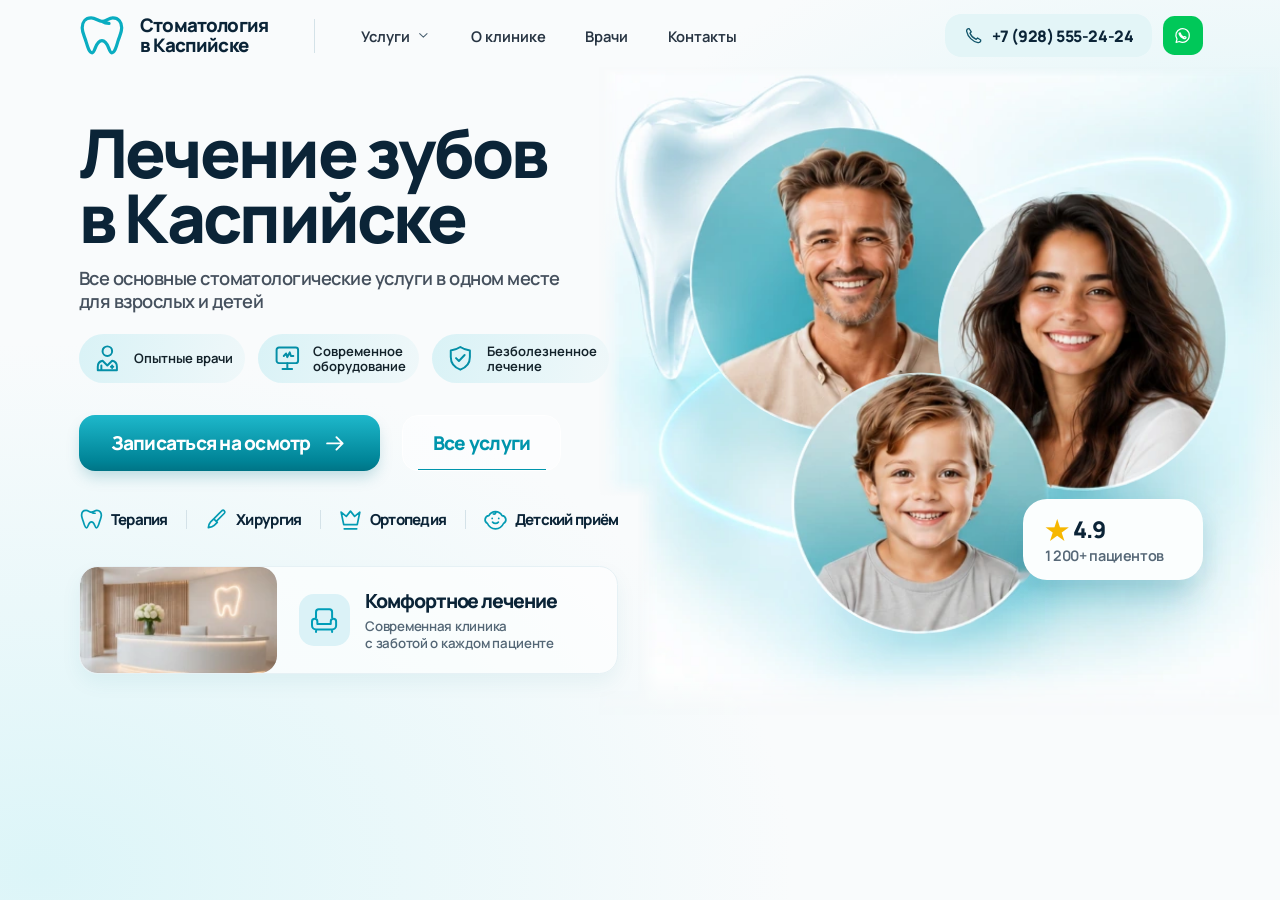
<file: public/index.html>
<!doctype html>
<html lang="ru">
<head>
  <meta charset="utf-8">
  <meta name="viewport" content="width=device-width, initial-scale=1">
  <meta name="description" content="Демонстрационная страница стоматологии в Каспийске.">
  <title>Стоматология в Каспийске</title>
  <link rel="stylesheet" href="styles.css">
  <script src="app.js" defer></script>
</head>
<body>
  <svg class="symbols" xmlns="http://www.w3.org/2000/svg" aria-hidden="true">
    <symbol id="tooth-icon" viewBox="0 0 24 24"><path d="M12 5c-1.7 0-3-1.7-5.2-1.7C4 3.3 2.5 5.4 2.5 8c0 2.3 1 3.9 1.8 6.5.8 2.7 1.5 5.6 3 5.6 1.5 0 1.5-5.8 4.7-5.8s3.2 5.8 4.7 5.8c1.5 0 2.2-2.9 3-5.6.8-2.6 1.8-4.2 1.8-6.5 0-2.6-1.5-4.7-4.3-4.7-2 0-3.1 1.6-5.2 1.7Zm0 0c1.1.7 2.1 1 3.4 1"/></symbol>
    <symbol id="down-icon" viewBox="0 0 24 24"><path d="m6 9 6 6 6-6"/></symbol>
    <symbol id="arrow-icon" viewBox="0 0 24 24"><path d="M4 12h15m-6-6 6 6-6 6"/></symbol>
    <symbol id="phone-icon" viewBox="0 0 24 24"><path d="M6.5 3.4 9 7.2 7.4 9c1.6 3.5 4.2 6.1 7.7 7.6l1.7-1.7 3.9 2.5c.3 2-1.4 3.6-3.4 3.2-6.7-1.3-12.6-7.3-14-14-.4-2 1.2-3.7 3.2-3.2Z"/></symbol>
    <symbol id="chat-icon" viewBox="0 0 24 24"><path d="M20.6 11.6a8.5 8.5 0 0 1-12.5 7.5l-4.2 1.1 1.2-4.1a8.5 8.5 0 1 1 15.5-4.5Z"/><path d="M9 8.2c.6 2.7 2 4.3 4.6 5.7l1.2-1.1 1.6.9c.1 1.3-1.3 2.1-2.5 1.7-3.1-1-5.1-3-6.1-5.9-.3-.8.2-1.5 1.2-1.3Z"/></symbol>
    <symbol id="doctor-icon" viewBox="0 0 24 24"><circle cx="12" cy="6" r="4"/><path d="M4 22v-3a5 5 0 0 1 4-5l4 4 4-4a5 5 0 0 1 4 5v3Zm3-1v-3m10 1h-2m1-1v2"/></symbol>
    <symbol id="monitor-icon" viewBox="0 0 24 24"><rect x="3" y="3" width="18" height="13" rx="2"/><path d="M8 21h8m-4-5v5m-3-11 2-2 1 3 2-4 1 3h2"/></symbol>
    <symbol id="shield-icon" viewBox="0 0 24 24"><path d="M12 2.5c2.7 1.8 5.2 2.5 8 3v5.4c0 5.1-3.2 8.8-8 10.6-4.8-1.8-8-5.5-8-10.6V5.5c2.8-.5 5.3-1.2 8-3Z"/><path d="m8.4 11.8 2.4 2.4 4.8-5"/></symbol>
    <symbol id="scalpel-icon" viewBox="0 0 24 24"><path d="m14.6 6.2 2.6-2.6a1.7 1.7 0 0 1 2.4 2.4l-7.8 7.8-2.4-2.4zM9.4 11.4l-3 3c-1.4 1.4-1.9 3.3-2.2 5.5 2.3-.3 4.2-.8 5.6-2.2l3-3"/></symbol>
    <symbol id="crown-icon" viewBox="0 0 24 24"><path d="m3 5 5 4 4-5 4 5 5-4-2.5 12h-13Zm3 16h12"/></symbol>
    <symbol id="child-icon" viewBox="0 0 24 24"><path d="M5.7 8.3a7 7 0 0 1 12.6 0 4 4 0 0 1 1.4 7.6 8.4 8.4 0 0 1-15.4 0 4 4 0 0 1 1.4-7.6ZM10 6.7c1.7.5 2.4-.7 2.5-2.1M9.2 14.6c1.5 1.6 4.1 1.6 5.6 0M8.8 11h.1m6.2 0h.1"/></symbol>
    <symbol id="chair-icon" viewBox="0 0 24 24"><path d="M6 10V6a2 2 0 0 1 2-2h8a2 2 0 0 1 2 2v4m-12 9v2m12-2v2M5 11a2 2 0 0 0-2 2v3a3 3 0 0 0 3 3h12a3 3 0 0 0 3-3v-3a2 2 0 1 0-4 0v2H7v-2a2 2 0 0 0-2-2Z"/></symbol>
  </svg>
  <div class="scene" id="start">
    <header class="topbar">
      <a class="brand" href="#start"><svg aria-hidden="true"><use href="#tooth-icon"/></svg><span>Стоматология<br>в Каспийске</span></a>
      <nav class="nav" aria-label="Основная навигация">
        <button type="button" data-panel="services">Услуги <svg aria-hidden="true"><use href="#down-icon"/></svg></button>
        <button type="button" data-panel="clinic">О клинике</button>
        <button type="button" data-panel="doctors">Врачи</button>
        <button type="button" data-panel="contacts">Контакты</button>
      </nav>
      <div class="contacts">
        <button class="phone" type="button" data-panel="contacts"><svg aria-hidden="true"><use href="#phone-icon"/></svg><span>+7 (928) 555-24-24</span></button>
        <button class="whatsapp" type="button" data-panel="contacts" aria-label="WhatsApp"><svg aria-hidden="true"><use href="#chat-icon"/></svg></button>
      </div>
    </header>
    <main>
      <section class="hero" aria-labelledby="hero-title">
        <div class="hero-copy">
          <h1 id="hero-title" class="enter">Лечение зубов<br>в Каспийске</h1>
          <p class="lead enter" style="--enter-order: 1">Все основные стоматологические услуги в одном месте для взрослых и детей</p>
          <ul class="features" aria-label="Преимущества клиники">
            <li class="enter" style="--enter-order: 2"><svg aria-hidden="true"><use href="#doctor-icon"/></svg><span>Опытные врачи</span></li>
            <li class="enter" style="--enter-order: 3"><svg aria-hidden="true"><use href="#monitor-icon"/></svg><span>Современное<br>оборудование</span></li>
            <li class="enter" style="--enter-order: 4"><svg aria-hidden="true"><use href="#shield-icon"/></svg><span>Безболезненное<br>лечение</span></li>
          </ul>
          <div class="actions">
            <button class="primary enter" style="--enter-order: 5" type="button" data-panel="booking">Записаться на осмотр <svg aria-hidden="true"><use href="#arrow-icon"/></svg></button>
            <button class="secondary enter" style="--enter-order: 6" type="button" data-panel="services">Все услуги</button>
          </div>
          <nav class="specialties" aria-label="Направления лечения">
            <button class="enter" style="--enter-order: 7" type="button" data-panel="therapy"><svg aria-hidden="true"><use href="#tooth-icon"/></svg>Терапия</button>
            <button class="enter" style="--enter-order: 8" type="button" data-panel="surgery"><svg aria-hidden="true"><use href="#scalpel-icon"/></svg>Хирургия</button>
            <button class="enter" style="--enter-order: 9" type="button" data-panel="orthopedics"><svg aria-hidden="true"><use href="#crown-icon"/></svg>Ортопедия</button>
            <button class="enter" style="--enter-order: 10" type="button" data-panel="children"><svg aria-hidden="true"><use href="#child-icon"/></svg>Детский приём</button>
          </nav>
          <article class="comfort enter" style="--enter-order: 11">
            <div class="comfort-image">
              <img src="assets/clinic-reception.webp" width="188" height="100" alt="Светлый интерьер ресепшена стоматологии">
            </div>
            <div class="comfort-copy">
              <span class="comfort-icon"><svg aria-hidden="true"><use href="#chair-icon"/></svg></span>
              <div><h2>Комфортное лечение</h2><p>Современная клиника<br>с заботой о каждом пациенте</p></div>
            </div>
          </article>
        </div>
        <figure class="art">
          <img class="art-background" src="assets/glass-backdrop.webp" width="647" height="617" alt="">
          <div class="portrait man"><img src="assets/portrait-man.webp" width="291" height="291" alt=""></div>
          <div class="portrait woman"><img src="assets/portrait-woman.webp" width="276" height="287" alt=""></div>
          <div class="portrait child"><img src="assets/portrait-child.webp" width="248" height="248" alt=""></div>
          <div class="portrait speech-anchor man"><p class="speech">Здоровая улыбка в 50</p></div>
          <div class="portrait speech-anchor woman"><p class="speech">Теперь я искреннее улыбаюсь</p></div>
          <div class="portrait speech-anchor child"><p class="speech">Зубы теперь не болят</p></div>
          <figcaption class="rating" title="Демонстрационные данные из макета">
            <strong><span aria-hidden="true">★</span> 4.9</strong>
            <span>1 200+ пациентов</span>
          </figcaption>
        </figure>
      </section>
    </main>
  </div>
  <dialog aria-labelledby="dialog-title">
    <form method="dialog"><button class="close" aria-label="Закрыть" autofocus>×</button></form>
    <h2 id="dialog-title"></h2>
    <p class="dialog-copy"></p>
    <ul class="dialog-list"></ul>
  </dialog>
</body>
</html>
</file>
<file: public/styles.css>
@font-face {
  font-family: Manrope;
  src: url("assets/manrope.ttf") format("truetype");
  font-weight: 200 800;
  font-display: swap;
}
:root {
  font-family: Manrope, Helvetica, Arial, sans-serif;
  color: #0b2437;
  background: #f9fbfc;
  --ink: #0b2437;
  --muted: #46515e;
  --teal: #00899e;
  --line: #d4e2e8;
  --ease: cubic-bezier(.22, 1, .36, 1);
}
* { box-sizing: border-box; }
body { margin: 0; }
button { font: inherit; color: inherit; cursor: pointer; }
a { color: inherit; text-decoration: none; }
:focus-visible { outline: 2px solid var(--teal); outline-offset: 4px; }
.symbols { position: absolute; width: 0; height: 0; overflow: hidden; }
svg { display: block; width: 1.3em; height: 1.3em; fill: none; stroke: currentColor; stroke-width: 1.65; stroke-linecap: round; stroke-linejoin: round; flex: none; }

.scene {
  width: min(100%, 1520px);
  min-height: 100svh;
  margin-inline: auto;
  position: relative;
  isolation: isolate;
  container-type: inline-size;
}
body {
  background:
    radial-gradient(ellipse at 3% 97%, #dcf5f8, transparent 43%),
    radial-gradient(ellipse at 98% 27%, #dcf4f7, transparent 37%),
    #f9fbfc;
}
.topbar {
  position: relative;
  z-index: 2;
  display: flex;
  align-items: center;
  min-height: 5.55cqw;
  margin-inline: 6.05cqw;
  gap: 3.6cqw;
}
.brand { display: flex; align-items: center; gap: 1cqw; font-size: clamp(15px, 1.46cqw, 22px); font-weight: 800; line-height: 1.06; letter-spacing: -.045em; white-space: nowrap; }
.brand svg { width: 3.9cqw; height: 3.9cqw; color: #0aadc1; stroke-width: 1.55; }
.nav { display: flex; align-items: center; gap: 3.1cqw; padding-left: 3.6cqw; border-left: 1px solid var(--line); white-space: nowrap; }
.nav button { display: inline-flex; align-items: center; gap: .42em; min-height: 34px; border: 0; padding: 0; background: transparent; font-size: clamp(13px, 1.15cqw, 17px); font-weight: 650; color: #273442; }
.nav svg { width: 1em; height: 1em; color: #4a6070; }
.contacts { display: flex; align-items: center; gap: .83cqw; margin-inline-start: auto; white-space: nowrap; }
.contacts button { border: 0; transition: background-color .22s ease, transform .22s var(--ease); }
.phone { display: flex; align-items: center; justify-content: center; gap: .52em; min-height: 3.35cqw; padding: 0 1.45cqw; border-radius: 1.3cqw; background: #e3f5f7; font-size: clamp(13px, 1.24cqw, 18px); font-weight: 800; letter-spacing: -.025em; }
.phone svg { width: 1.22em; height: 1.22em; color: #13566b; }
.whatsapp { display: grid; place-items: center; width: 3.12cqw; aspect-ratio: 1; border-radius: .92cqw; color: #fff; background: #00c859; }
.whatsapp svg { width: 68%; height: 68%; stroke-width: 1.6; }

.hero { padding: 3.85cqw 6.15cqw 3.35cqw; }
.hero-copy { position: relative; z-index: 1; width: 43.5cqw; }
.hero-copy .enter {
  animation: left-enter 690ms linear calc(var(--enter-order, 0) * 125ms) backwards;
}
.hero-copy .enter:focus-visible { animation: none; }
@keyframes left-enter {
  0% { opacity: 0; translate: 0 -16px; }
  18% { opacity: .26; translate: 0 -11px; animation-timing-function: var(--ease); }
  100% { opacity: 1; translate: 0 0; }
}
h1 { margin: 0; font-size: 5.26cqw; line-height: .96; font-weight: 800; letter-spacing: -.04em; }
.lead { max-width: 40cqw; margin: 1.37cqw 0 0; font-size: 1.43cqw; line-height: 1.24; letter-spacing: -.028em; color: var(--muted); font-weight: 610; }
.features {
  display: flex;
  gap: 1cqw;
  margin: 1.65cqw 0 0;
  padding: 0;
  list-style: none;
}
.features li { position: relative; isolation: isolate; overflow: hidden; display: flex; align-items: center; gap: .9cqw; padding: .68cqw 1cqw .68cqw 1.15cqw; min-height: 3.9cqw; border-radius: 5cqw; background: linear-gradient(105deg, #d9f2f6, #edf7f9c9); font-size: 1.02cqw; line-height: 1.13; font-weight: 650; white-space: nowrap; color: #13222a; }
.features li::before {
  content: "";
  position: absolute;
  z-index: -1;
  inset: 0;
  background: #c9ecf1;
  transform: scaleX(0);
  transform-origin: left;
  transition: transform .45s var(--ease);
}
.features svg { width: 2.24cqw; height: 2.24cqw; color: #048fa7; }

.actions { display: flex; gap: 1.7cqw; margin-top: 2.48cqw; }
.actions button {
  display: inline-flex; align-items: center; justify-content: center; gap: 1cqw;
  min-height: 4.36cqw; padding: 0 2.35cqw; border-radius: 1.25cqw;
  font-size: 1.49cqw; font-weight: 800; letter-spacing: -.04em; white-space: nowrap;
  transition: transform .28s var(--ease), box-shadow .28s var(--ease), background-color .22s ease;
}
.actions .primary { appearance: none; min-width: 23.55cqw; padding-inline: 1.5cqw; border: 0; color: #fff; background: linear-gradient(180deg, #1eb8cb, #008497 82%, #007486); box-shadow: 0 8px 15px -3px #05768b40; }
.actions .secondary { position: relative; min-width: 12.2cqw; border: 1px solid #fff; background: #ffffff69; color: #0095ac; }
.actions .secondary::after {
  content: "";
  position: absolute;
  inset: auto clamp(10px, 1.15cqw, 18px) 0;
  height: 1px;
  background: currentColor;
  pointer-events: none;
}
.actions svg { stroke-width: 1.85; }
.actions button:active { transform: translateY(1px); }
.specialties { display: flex; align-items: center; margin-top: 2.4cqw; white-space: nowrap; }
.specialties button { position: relative; display: flex; align-items: center; gap: .55cqw; min-height: 2.8cqw; padding: 0 1.42cqw; border: 0; background: transparent; font-size: 1.18cqw; font-weight: 760; letter-spacing: -.047em; }
.specialties button:first-child { padding-left: 0; }
.specialties button:last-child { padding-right: 0; }
.specialties button + button::before { content: ""; position: absolute; inset: 24% auto 24% 0; width: 1px; background: var(--line); }
.specialties svg { width: 1.95cqw; height: 1.95cqw; color: #049bb3; }

.comfort {
  display: flex;
  align-items: stretch;
  width: 42.15cqw;
  min-height: 8.45cqw;
  margin: 2.24cqw 0 0;
  overflow: hidden;
  border: 1px solid #e6f1f5;
  border-radius: 1.45cqw;
  background: #ffffffa6;
  box-shadow: 0 9px 20px #14688310;
}
.comfort-image { position: relative; flex: none; width: 15.45cqw; overflow: hidden; border-radius: 1.35cqw; }
.comfort-image img { position: absolute; inset: 0; width: 100%; height: 100%; object-fit: cover; }
.comfort-copy { display: flex; align-items: center; gap: 1.15cqw; padding: .72cqw 1.65cqw; }
.comfort-icon { display: grid; place-items: center; flex: none; width: 4.05cqw; aspect-ratio: 1; border-radius: 1.17cqw; color: #009db8; background: #dbf2f7; }
.comfort-icon svg { width: 62%; height: 62%; stroke-width: 1.5; }
.comfort h2 { margin: 0; font-size: 1.52cqw; font-weight: 800; line-height: 1.12; letter-spacing: -.055em; }
.comfort p { margin: .55cqw 0 0; font-size: 1.04cqw; line-height: 1.22; color: #546776; font-weight: 600; letter-spacing: -.02em; }

.art { position: absolute; z-index: 0; pointer-events: none; left: 46.7cqw; top: 5.18cqw; width: 53.3cqw; aspect-ratio: 647 / 617; margin: 0; --speech-cycle: 12.6s; }
.art-background { display: block; width: 100%; height: 100%; }
.portrait {
  position: absolute;
  top: calc(100% * var(--y) / 617);
  left: calc(100% * var(--x) / 647);
  width: calc(100% * var(--width) / 647);
  height: calc(100% * var(--height) / 617);
  border-radius: 50%;
  animation: portrait-float var(--duration) ease-in-out var(--delay) infinite;
}
.man { --x: 87; --y: 57; --width: 291; --height: 291; --duration: 9.4s; --delay: -2s; --lift: 7px; --drop: 4px; }
.woman { --x: 322; --y: 117; --width: 276; --height: 287; --duration: 11.8s; --delay: -7.3s; --lift: 8px; --drop: 4px; --speech-delay: 4.2s; }
.child { --x: 182; --y: 290; --width: 248; --height: 248; --duration: 10.5s; --delay: -4.6s; --lift: 5px; --drop: 4px; --speech-delay: 8.4s; }
.portrait img { display: block; width: 100%; height: 100%; border-radius: inherit; }
.portrait:not(.speech-anchor)::after {
  content: "";
  position: absolute;
  inset: 0;
  border: 1px solid white;
  border-radius: inherit;
  clip-path: inset(100% 0 0);
  animation: portrait-outline var(--speech-cycle) var(--speech-delay, 0s) ease-in-out infinite;
}
.speech-anchor { z-index: 1; }
.speech {
  position: absolute;
  bottom: calc(100% + 10px);
  left: 50%;
  width: max-content;
  max-width: min(245px, 43vw);
  margin: 0;
  padding: .68em .94em;
  border-radius: 15px;
  background: #fff;
  box-shadow: 0 6px 22px #174b6024;
  color: #16343e;
  font-size: clamp(13px, 1.1cqw, 18px);
  font-weight: 650;
  line-height: 1.22;
  text-align: center;
  opacity: 0;
  transform: translate(-50%, 7px);
  animation: speech-cycle var(--speech-cycle) var(--speech-delay, 0s) ease-in-out infinite;
}
.speech::after {
  content: "";
  position: absolute;
  left: calc(50% - 6px);
  bottom: -4px;
  width: 12px;
  height: 12px;
  border-radius: 2px;
  background: inherit;
  transform: rotate(45deg);
}
@keyframes portrait-float {
  0%, 100% { transform: translate3d(0, var(--drop), 0); }
  50% { transform: translate3d(0, calc(-1 * var(--lift)), 0); }
}
@keyframes speech-cycle {
  0% { opacity: 0; transform: translate(-50%, 7px); }
  4.7619%, 28.5714% { opacity: 1; transform: translate(-50%, 0); }
  33.3333%, 100% { opacity: 0; transform: translate(-50%, -4px); }
}
@keyframes portrait-outline {
  0% { clip-path: inset(100% 0 0); opacity: 1; }
  4.7619%, 28.5714% { clip-path: inset(0); opacity: 1; }
  33.3333%, 100% { clip-path: inset(0); opacity: 0; }
}
body:has(dialog[open]) :is(.portrait, .speech),
body:has(dialog[open]) .portrait::after { animation-play-state: paused; }
.rating {
  z-index: 2;
  position: absolute; left: 62.3%; top: 66.5%; width: 26.45%; height: 12.5%;
  display: flex; justify-content: center; flex-direction: column; gap: .19em;
  padding-inline: 1.72cqw; border-radius: 1.87cqw; pointer-events: auto;
  background: #fbfefe; box-shadow: 0 1cqw 2.5cqw #2a899420;
  line-height: 1.1;
}
.rating strong { display: flex; gap: .3em; align-items: center; font-size: 1.8cqw; letter-spacing: -.055em; font-weight: 800; }
.rating strong span { color: #f6b700; font-size: 1.14em; }
.rating > span { color: #566877; white-space: nowrap; font-size: 1.13cqw; font-weight: 650; letter-spacing: -.025em; }

@media (hover: hover) {
  .features li:hover::before { transform: scaleX(1); }
  .nav button:hover, .specialties button:hover { color: var(--teal); }
  .phone:hover { background: #d4eff3; }
  .whatsapp:hover { background: #00af4c; }
  .actions button:hover { transform: translateY(-2px); }
  .actions .primary:hover { box-shadow: 0 10px 24px #02849636; }
  .actions .secondary:hover { background: #e5f6f9; }
}

dialog { width: min(480px, calc(100% - 32px)); border: 0; border-radius: 20px; padding: 30px; color: var(--ink); box-shadow: 0 24px 86px #083d5140; }
dialog::backdrop { background: #132b3b63; }
dialog h2 { margin: 0 38px 12px 0; font-size: 26px; letter-spacing: -.035em; }
dialog p, dialog li { color: var(--muted); line-height: 1.55; }
.dialog-list { padding-left: 1.25em; }
.dialog-copy:empty, .dialog-list:empty { display: none; }
.close { position: absolute; right: 12px; top: 12px; width: 42px; height: 42px; border-radius: 50%; border: 0; background: #e8f5f7; font-size: 24px; }

@media (max-width: 850px) {
  .topbar { flex-wrap: wrap; margin-inline: 5.2cqw; gap: 8px 15px; padding-block: 13px 6px; }
  .brand { gap: 7px; font-size: clamp(14px, 3.8cqw, 20px); }
  .brand svg { width: 38px; height: 38px; }
  .contacts { gap: 7px; }
  .phone { padding-inline: 8px; min-height: 36px; border-radius: 11px; font-size: clamp(11px, 3cqw, 14px); }
  .whatsapp { width: 36px; border-radius: 10px; }
  .nav { order: 1; width: 100%; justify-content: space-between; border-left: 0; padding: 0; }
  .nav button { font-size: 13px; min-height: 40px; }
  .hero { display: flex; flex-direction: column; padding: 8cqw 5.2cqw 6cqw; }
  .hero-copy { display: contents; }
  h1 { font-size: clamp(38px, 8.6cqw, 65px); }
  .lead { max-width: 560px; margin-top: 14px; font-size: clamp(15px, 3.8cqw, 20px); }
  .features { flex-wrap: wrap; gap: 7px; margin-top: 17px; }
  .features li { gap: 6px; min-height: 39px; padding: 6px 9px; border-radius: 24px; font-size: 11px; }
  .features svg { width: 19px; height: 19px; }
  .actions { gap: 8px; margin-top: 20px; }
  .actions button { font-size: clamp(13px, 3.8cqw, 18px); min-height: 48px; border-radius: 12px; letter-spacing: -.025em; }
  .actions .primary { flex: 1.55; padding-inline: 8px; }
  .actions .secondary { flex: 1; padding-inline: 8px; }
  .specialties { flex-wrap: wrap; column-gap: 12px; row-gap: 2px; margin-top: 14px; }
  .specialties button { min-height: 44px; padding: 0; gap: 5px; font-size: clamp(12px, 3.25cqw, 16px); }
  .specialties button + button::before { display: none; }
  .specialties svg { width: 17px; height: 17px; }
  .art { position: relative; order: 1; inset: auto; width: min(100%, 590px); align-self: center; margin-top: 32px; }
  .art-background { mask-image: linear-gradient(transparent, #000 5%, #000 86%, transparent); }
  .rating { border-radius: clamp(9px, 3cqw, 18px); padding-inline: 3cqw; }
  .rating strong { font-size: clamp(13px, 3.45cqw, 22px); }
  .rating > span { font-size: clamp(8px, 2.15cqw, 14px); }
  .comfort { order: 2; width: min(100%, 590px); min-height: 82px; margin: 3px auto 0; border-radius: 14px; }
  .comfort-image { width: 34%; border-radius: 13px; }
  .comfort-copy { gap: 9px; padding: 8px; }
  .comfort-icon { width: 32px; border-radius: 9px; }
  .comfort h2 { font-size: clamp(14px, 3.9cqw, 19px); }
  .comfort p { margin-top: 5px; font-size: clamp(11px, 3.15cqw, 15px); }
}
@media (prefers-reduced-motion: reduce) {
  *, *::before, *::after { transition: none !important; }
  .actions button:hover, .actions button:active { transform: none; }
  .hero-copy .enter { animation: none; }
  .portrait, .portrait::after, .speech { animation: none; }
  .art { margin-top: 0; }
}
</file>
